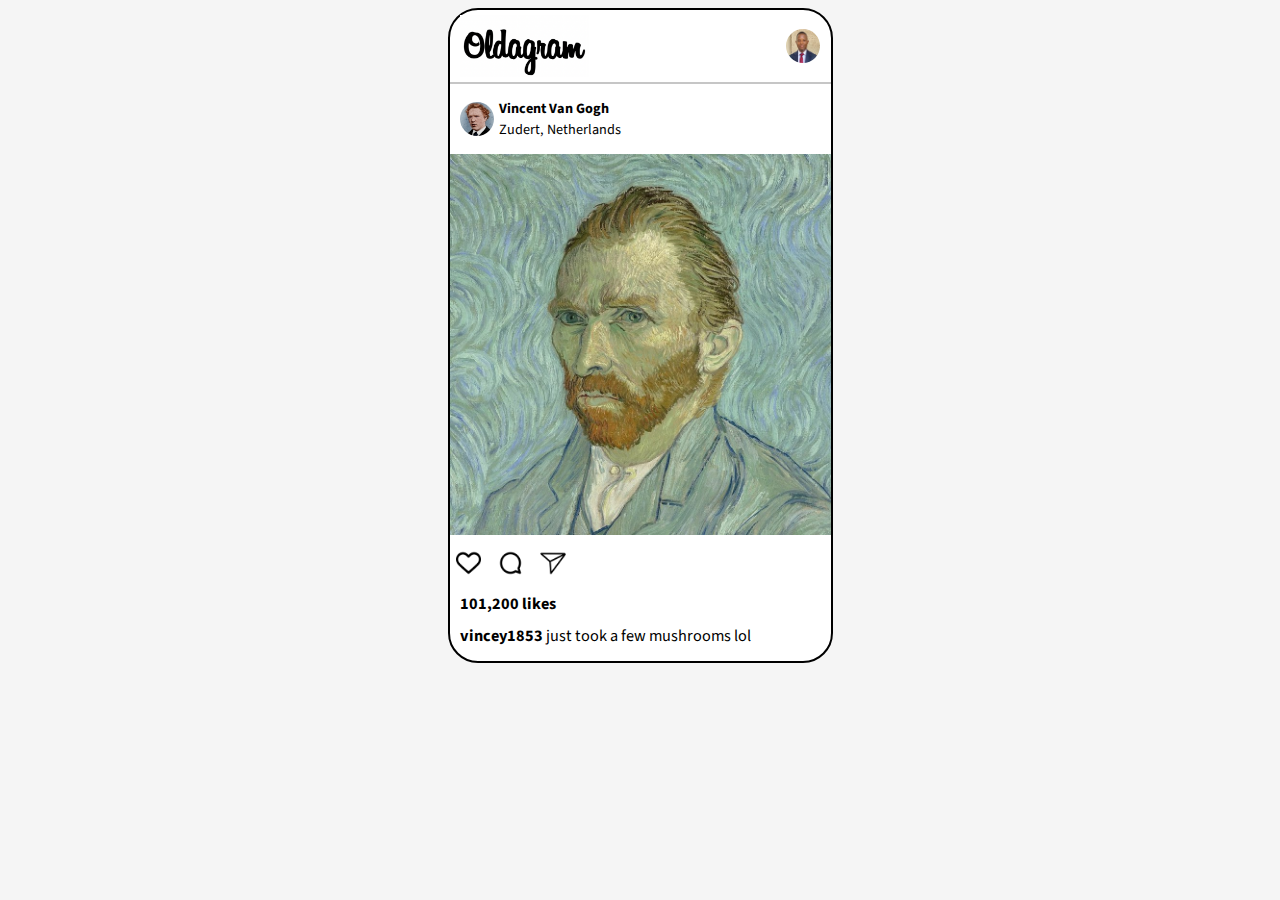
<file: index.html>
<!DOCTYPE html>
<html lang="en">
<head>
  <meta charset="UTF-8">
  <link href="https://fonts.googleapis.com/css2?family=Source+Sans+3:ital,wght@0,200..900;1,200..900&display=swap" rel="stylesheet">
  <meta name="viewport" content="width=device-width, initial-scale=1.0">
  <link rel="stylesheet" href="style.css">
  <title>Document</title>
</head>
<body>
   <div class="container">
      <header>
        <img src="images/logo.png" class="image__logo">
        <img src="images/ug3.jpg" alt="Ugochukwu portrait" class="header__img">
      </header>

      <main class="main">
        <section class="section__one">
            <div class="profile">
              <img src="images/avatar-vangogh.jpg" alt="Vincent portrait" class="section__one--img">
              <div class="">
                  <p class="name">Vincent Van Gogh</p>
                  <p class="location">Zudert, Netherlands</p>
              </div>
            </div>
            <div class="image-continer">
              <img src="images/post-vangogh.jpg" alt="Main image picture" class="main__img">
            </div>
        </section>

        <section class="section__two">
          <div class="icons">
           <button><img src="images/icon-heart.png" alt="Heart-icon" class="heart-icon"></button>
            <button><img src="images/icon-comment.png" alt="comment-icon" class="comment-icon"></button>
            <button><img src="images/icon-dm.png" alt="dm-icon" class="dm-icon"></button>
          </div>
          <p class="like">101,200 likes</p>
          <p class="username"><span>vincey1853</span> just took a few mushrooms lol</p>
        </section>
      </main>
  </div>
    <script src="index.js"></script>
  
</body>
</html>
</file>
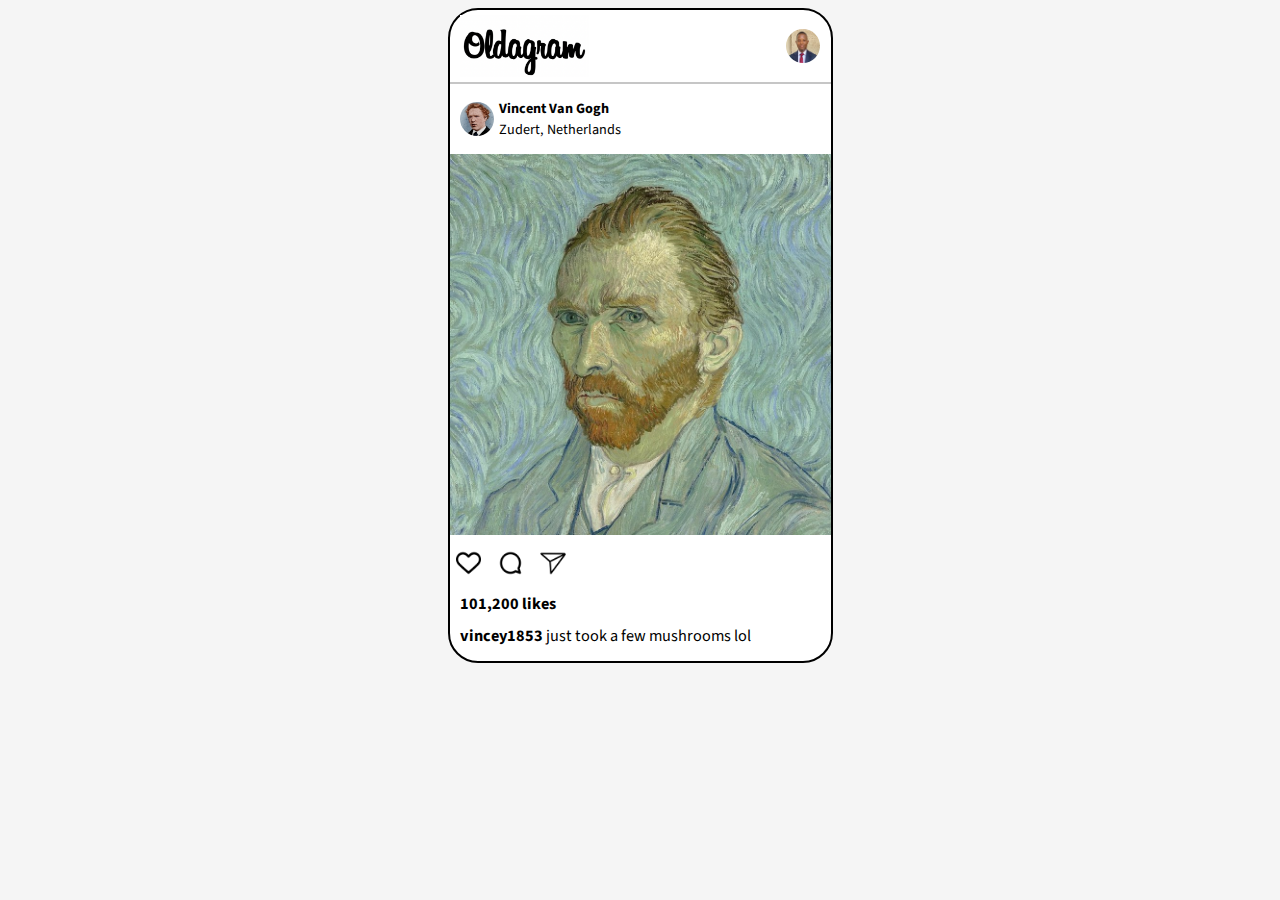
<file: oldagram/index.html>
<!DOCTYPE html>
<html lang="en">
<head>
  <meta charset="UTF-8">
  <link href="https://fonts.googleapis.com/css2?family=Source+Sans+3:ital,wght@0,200..900;1,200..900&display=swap" rel="stylesheet">
  <meta name="viewport" content="width=device-width, initial-scale=1.0">
  <link rel="stylesheet" href="style.css">
  <title>Document</title>
</head>
<body>
   <div class="container">
      <header>
        <img src="images/logo.png" class="image__logo">
        <img src="images/ug3.jpg" alt="Ugochukwu portrait" class="header__img">
      </header>

      <main class="main">
        <section class="section__one">
          <div class="profile">
            <img src="images/avatar-vangogh.jpg" alt="Vincent portrait" class="section__one--img">
            <div class="">
                <p class="name">Vincent Van Gogh</p>
                <p class="location">Zudert, Netherlands</p>
            </div>
          </div>
          <img src="images/post-vangogh.jpg" alt="Main image picture" class="main__img">
        </section>

        <section class="section__two">
          <div class="icons">
           <button><img src="images/icon-heart.png" alt="Heart-icon" class="heart-icon"></button>
            <button><img src="images/icon-comment.png" alt="comment-icon" class="comment-icon"></button>
            <button><img src="images/icon-dm.png" alt="dm-icon" class="dm-icon"></button>
          </div>
          <p class="like">101,200 likes</p>
          <p class="username"><span>vincey1853</span> just took a few mushrooms lol</p>
        </section>
      </main>
  </div>
    <script src="index.js"></script>
  
</body>
</html>
</file>
<file: style.css>
html {
    margin: 0;
    padding: 0;
    font-size: 63.5%;
}

body {
    font-family: "Source Sans 3", sans-serif;
    background-color: #f5f5f5;

}

.container {
    background-color: #ffffff;
    max-width: 37.5rem;
    border: 2px solid black;
    border-radius: 30px;
    margin: 0 auto;

    @media  (max-width: 420px) {
        margin: 0;
    }
}


header {
    padding: 5px 1rem;
    display: flex;
    justify-content: space-between;
    align-items: center;
}

.image__logo {
 width: 12.7rem;
}

.header__img {
    width: 3.4rem;
    height: 3.4rem;
    border-radius: 50%;
}

.name,
.location {
    font-size: 1.4rem;
}
.name {
    font-weight: bold;
   
    margin-bottom: 0;
}
.location {
    margin-top: 0;
}

.profile {
    padding: 0 1rem;
    display: flex;
    align-items: center;
    gap: 5px;
    border-top: 2px solid #C6C6C6;

}

.section__one--img {
    width: 3.4rem;
    height: 3.4rem;
    border-radius: 50%;
}

.main__img {
    max-width: 100%;
    height:37.5rem ;
}

.icons {

    display: inline-block;
    padding-top: 1rem;
    text-decoration: none;
    display: flex;
    align-items: center;
    gap: 5px;
}

button{
    border: none;
    background: none;
}

.heart-icon,
.comment-icon,
.dm-icon {
    
    width: 2.5rem;
    height:2.5rem;
    fill: #000;
}

.like,
.username {
    font-size: 1.6rem;
    line-height: 1;
    padding-left: 1rem;

   
}

.username span,
.like {
    font-weight: bold;
}
</file>
<file: oldagram/style.css>
html {
    margin: 0;
    padding: 0;
    font-size: 63.5%;
}

body {
    font-family: "Source Sans 3", sans-serif;
    background-color: #f5f5f5;

}

.container {
    background-color: #ffffff;
    max-width: 37.5rem;
    border: 2px solid black;
    border-radius: 30px;
    margin: 0 auto;
}

header {
    padding: 5px 1rem;
    display: flex;
    justify-content: space-between;
    align-items: center;
}

.image__logo {
 width: 12.7rem;
}

.header__img {
    width: 3.4rem;
    height: 3.4rem;
    border-radius: 50%;
}

.name,
.location {
    font-size: 1.4rem;
}
.name {
    font-weight: bold;
   
    margin-bottom: 0;
}
.location {
    margin-top: 0;
}

.profile {
    padding: 0 1rem;
    display: flex;
    align-items: center;
    gap: 5px;
    border-top: 2px solid #C6C6C6;

}

.section__one--img {
    width: 3.4rem;
    height: 3.4rem;
    border-radius: 50%;
}

.main__img {
    width: 37.5rem;
    height:37.5rem ;
}

.icons {

    display: inline-block;
    padding-top: 1rem;
    text-decoration: none;
    display: flex;
    align-items: center;
    gap: 5px;
}

button{
    border: none;
    background: none;
}

.heart-icon,
.comment-icon,
.dm-icon {
    
    width: 2.5rem;
    height:2.5rem;
    fill: #000;
}

.like,
.username {
    font-size: 1.6rem;
    line-height: 1;
    padding-left: 1rem;

   
}

.username span,
.like {
    font-weight: bold;
}
</file>
